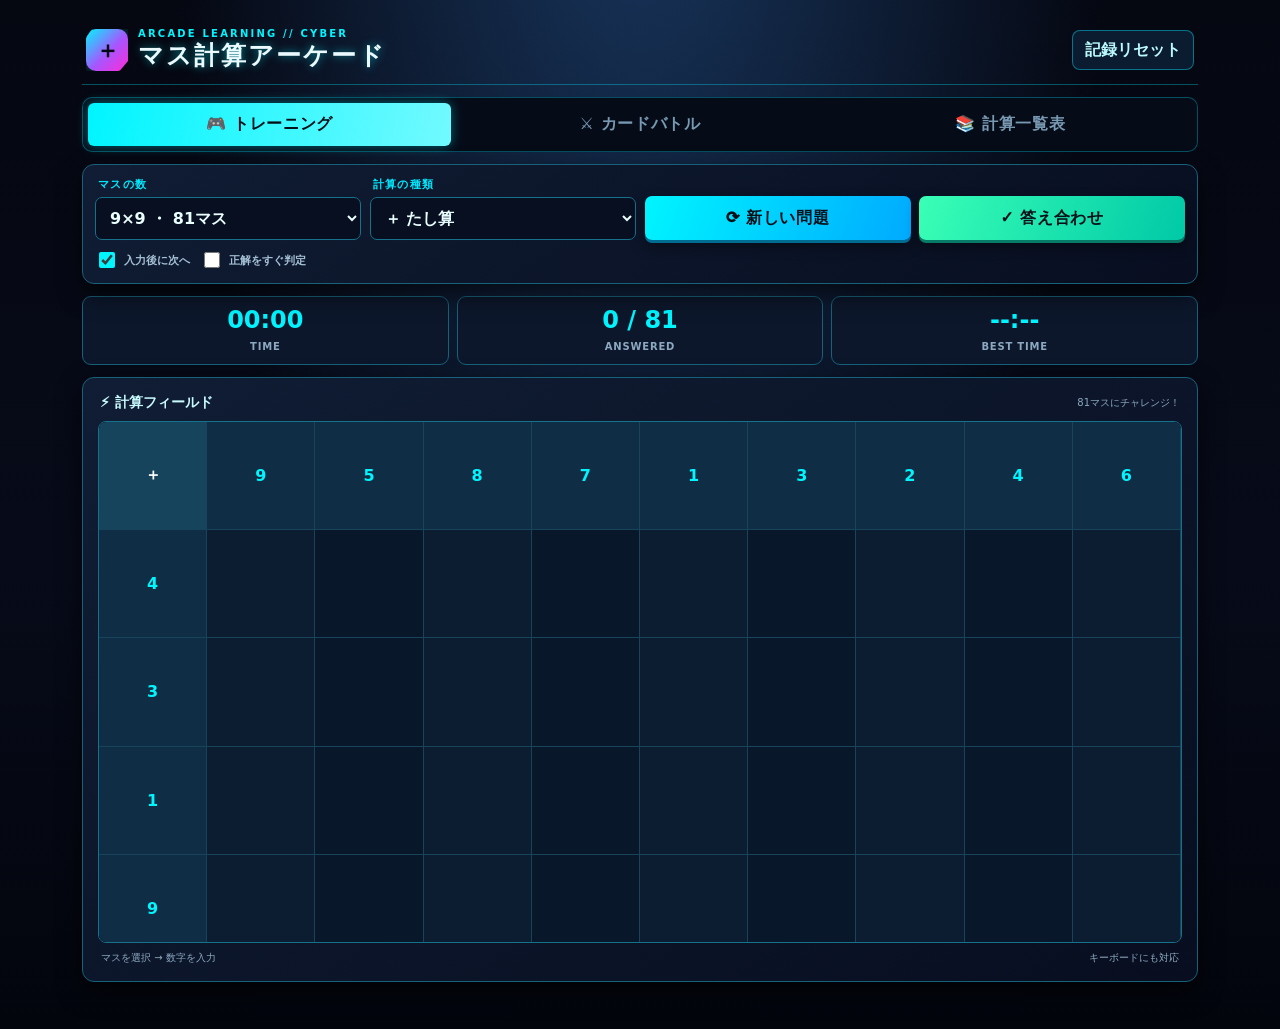
<file: 100masu.html>
<!DOCTYPE html>
<html lang="ja">
<head>
<meta charset="UTF-8">
<meta name="viewport" content="width=device-width, initial-scale=1, maximum-scale=1, viewport-fit=cover">
<meta name="theme-color" content="#050711">
<title>マス計算アーケード // CYBER LITE</title>
<style>
:root{
  --bg:#050711;--panel:#0b1224;--panel2:#101b33;--line:#174b66;
  --text:#eafaff;--muted:#8ca9c0;--cyan:#00f5ff;--pink:#ff2bd6;
  --yellow:#faff00;--green:#39ffb6;--red:#ff3158;--purple:#a855ff;
  --shadow:0 10px 24px #0009;
}
*{box-sizing:border-box}
html{background:#040610}
body{
  margin:0;min-height:100vh;color:var(--text);
  font-family:system-ui,-apple-system,"Segoe UI","M PLUS 2",sans-serif;
  background:
    radial-gradient(ellipse at 50% -12%,#18355c 0%,transparent 52%),
    linear-gradient(#050711,#070b19 55%,#03050d);
  touch-action:manipulation;-webkit-tap-highlight-color:transparent;
  overflow-x:hidden;
}

button,select{font:inherit}
button{cursor:pointer}
.app{max-width:1160px;margin:auto;padding:12px 12px 32px;position:relative}

.topbar{
  display:flex;align-items:center;justify-content:space-between;gap:10px;
  flex-wrap:wrap;margin-bottom:12px;padding:8px 4px 12px;
  border-bottom:1px solid #00eaff55;
}
.brand{display:flex;align-items:center;gap:10px}
.brand-mark{
  width:42px;height:42px;display:grid;place-items:center;
  border-radius:10px;background:linear-gradient(135deg,#00f5ff,#a855ff 55%,#ff2bd6);
  color:#030711;font-size:23px;font-weight:1000;
  box-shadow:0 0 12px #00f5ff55;
  clip-path:polygon(14% 0,100% 0,100% 76%,80% 100%,0 100%,0 20%);
}
.brand h1{
  font-size:clamp(18px,4vw,25px);margin:0;letter-spacing:.08em;font-weight:950;
  color:#eafaff;text-shadow:0 0 8px #00f5ff88;
}
.brand small{display:block;color:#00f5ff;font-size:10px;letter-spacing:.22em;font-weight:800}
.top-actions{display:flex;gap:7px}
.icon-btn,.mini{
  border:1px solid #00d9f477;background:#0b1c31;
  color:#bafaff;border-radius:8px;min-height:40px;padding:0 12px;font-weight:800;
}
.icon-btn:active,.btn:active,.key:active,.battle-key:active,.mini:active{
  transform:translateY(1px) scale(.98);filter:brightness(1.22);
}

.tabs{
  display:grid;grid-template-columns:repeat(3,1fr);gap:7px;padding:5px;
  background:#060b18;border:1px solid #00d9f455;border-radius:10px;
  margin-bottom:12px;
}
.tab{
  border:0;border-radius:6px;background:transparent;color:#7899b2;
  padding:11px 8px;font-weight:900;letter-spacing:.04em;
}
.tab.active{
  color:#041018;background:linear-gradient(100deg,#00f5ff,#71faff);
  box-shadow:0 0 12px #00f5ff66;
}

.panel{
  position:relative;
  background:linear-gradient(145deg,#101d34,#080e20);
  border:1px solid #17617a;border-radius:12px;
  box-shadow:var(--shadow);
}

.controls{padding:12px;display:grid;grid-template-columns:1fr 1fr;gap:9px;margin-bottom:12px}
.field label,.battle-answer-label{display:block;font-size:11px;color:#00eaff;font-weight:800;margin:0 0 5px 3px;letter-spacing:.12em}
select{
  width:100%;min-height:43px;border-radius:7px;border:1px solid #16718a;
  background:#070f20;color:#eaffff;padding:0 10px;font-weight:800;
}
select:focus{outline:1px solid var(--cyan)}

.btn{
  border:0;border-radius:7px;min-height:44px;padding:10px 14px;
  font-weight:950;letter-spacing:.04em;text-transform:uppercase;
  color:#061018;background:linear-gradient(110deg,#faff00,#ff9d00);
  box-shadow:0 3px 0 #9a6500,0 6px 14px #0007;
}
.btn.primary{
  background:linear-gradient(110deg,#00f5ff,#00aaff);
  box-shadow:0 3px 0 #006c91,0 6px 14px #0007;
}
.btn.success{
  background:linear-gradient(110deg,#39ffb6,#00c9a7);
  box-shadow:0 3px 0 #087b68,0 6px 14px #0007;
}
.control-actions{grid-column:1/-1;display:grid;grid-template-columns:1fr 1fr;gap:8px}

.stats,.battle-stats{display:grid;grid-template-columns:repeat(3,1fr);gap:8px;margin-bottom:12px}
.stat,.battle-stat{
  padding:10px 7px;text-align:center;
  background:#0c172b;border:1px solid #17617a;border-radius:9px;
}
.stat b,.battle-stat b{
  display:block;font-size:clamp(18px,4vw,24px);line-height:1.15;
  color:#00f5ff;font-variant-numeric:tabular-nums;
}
.stat span,.battle-stat span{font-size:10px;color:#8ca9c0;font-weight:800;letter-spacing:.08em}

.grid-panel{padding:9px;margin-bottom:12px;border-color:#17617a}
.grid-head{display:flex;align-items:center;justify-content:space-between;gap:8px;margin:1px 2px 9px}
.section-title{font-weight:950;font-size:14px;color:#c8faff}
.hint,.note{font-size:10px;color:#8ca9c0}
.note{font-size:11px;line-height:1.6;margin:10px 3px}

.grid-scroll{
  max-height:min(58vh,650px);overflow:auto;border-radius:8px;
  border:1px solid #16718a;background:#050b18;
  overscroll-behavior:contain;scrollbar-width:thin;scrollbar-color:#00b8d4 #081224;
}
table{border-collapse:separate;border-spacing:0;table-layout:fixed;user-select:none}
#calc-grid{width:100%}
#calc-grid.mode19{width:max-content;min-width:100%}
th,td{padding:0;text-align:center;border-right:1px solid #17445b;border-bottom:1px solid #17445b}
th{background:#102d46;color:#00f5ff;font-weight:950}
th.corner{position:sticky;top:0;left:0;z-index:5;background:#17445d;color:#fff}
th.top{position:sticky;top:0;z-index:3}
th.left{position:sticky;left:0;z-index:2}
.cell{display:grid;place-items:center;aspect-ratio:1/1;min-width:0;font-weight:850;font-size:clamp(10px,2.8vw,16px)}
.mode9 .cell{width:100%}
.mode19 .cell{width:39px;height:39px;font-size:12px}
td{background:#09172a;color:#e7fbff}
td:nth-child(even){background:#0c1c31}
td.selected{background:#faff00!important;color:#101018!important;box-shadow:inset 0 0 0 2px #fff;position:relative;z-index:1}
td.correct{background:#075943!important;color:#7dffce!important}
td.wrong{background:#68172f!important;color:#ffd4df!important}
td.revealed{outline:2px solid #39ffb6}
.grid-foot{display:flex;justify-content:space-between;gap:8px;color:#8ca9c0;font-size:10px;padding:8px 3px 1px}

.result{
  display:none;padding:13px;margin-bottom:12px;border:1px solid #00eaff;
  background:linear-gradient(120deg,#092a3a,#190f3d);border-radius:10px;
}
.result.show{display:flex;align-items:center;justify-content:space-between;gap:10px}
.result strong{font-size:16px}.result small{display:block;color:#a8c7dc;margin-top:3px}
.result-score{font-size:24px;font-weight:1000;color:#faff00;white-space:nowrap}

.keypad-wrap{
  position:fixed;z-index:20;bottom:0;left:0;right:0;
  padding:8px 10px calc(8px + env(safe-area-inset-bottom));
  background:linear-gradient(180deg,transparent,#030711 22%);pointer-events:none;
}
.keypad{
  pointer-events:auto;max-width:520px;margin:auto;padding:11px;
  background:#081327;border:1px solid #00dfff88;border-radius:12px;
  box-shadow:0 -6px 20px #000a;
}
.key-top{display:flex;align-items:center;justify-content:space-between;gap:8px;margin-bottom:8px}
.equation{font-size:clamp(15px,4vw,20px);font-weight:1000;color:#00f5ff;white-space:nowrap;overflow:hidden;text-overflow:ellipsis}
.key-top-actions{display:flex;gap:6px}
.keys{display:grid;grid-template-columns:repeat(5,1fr);gap:6px}
.key{
  min-height:48px;border:1px solid #00c9e888;border-radius:7px;
  background:linear-gradient(180deg,#d9ffff,#65c8d7);color:#04131b;
  font-size:22px;font-weight:1000;box-shadow:0 3px 0 #247b8d;
}
.key.delete{background:linear-gradient(180deg,#ffc4dd,#ff4c9a);color:#39051e;box-shadow:0 3px 0 #8d2456}
.key.next{background:linear-gradient(180deg,#baffdf,#39ffb6);color:#03271d;box-shadow:0 3px 0 #087b68}
.key.clear{background:#22264b;color:#d9d5ff;font-size:14px;box-shadow:0 3px 0 #090d20}
.hidden{display:none!important}

#view-ref{display:none}
.ref-info{padding:12px;margin-bottom:12px;display:flex;align-items:center;justify-content:space-between;gap:10px;flex-wrap:wrap;border-color:#17617a}
.ref-equation{color:#faff00;font-weight:1000;font-size:18px}
#ref-grid{width:max-content;min-width:100%}
#ref-grid .cell{width:39px;height:39px;font-size:12px}
#ref-grid td{cursor:pointer;background:#09172a}
#ref-grid td.cross{background:#153c58!important}
#ref-grid td.target{background:#faff00!important;color:#111!important;box-shadow:inset 0 0 0 2px #fff;font-weight:1000}
#ref-grid th.hot{background:#00a9c4!important;color:#001018}

.toggle-row{display:flex;gap:10px;flex-wrap:wrap;align-items:center}
.toggle{display:flex;align-items:center;gap:6px;font-size:11px;color:#a6c2d6;font-weight:800;cursor:pointer}
.toggle input{accent-color:#00f5ff;width:16px;height:16px}

.toast{
  position:fixed;top:14px;left:50%;transform:translateX(-50%) translateY(-20px);
  opacity:0;z-index:50;background:#00f5ff;color:#031018;
  padding:10px 18px;border-radius:6px;font-weight:950;
  box-shadow:0 0 16px #00f5ff88;transition:.18s;pointer-events:none;
}
.toast.show{opacity:1;transform:translateX(-50%) translateY(0)}
body.keypad-open{padding-bottom:300px}

@media(min-width:760px){
  .app{padding:20px 22px 35px}
  .controls{grid-template-columns:repeat(4,1fr);align-items:end}
  .control-actions{grid-column:span 2}
  .grid-panel{padding:15px}
  .mode19 .cell{width:46px;height:46px;font-size:14px}
  #ref-grid .cell{width:46px;height:46px;font-size:14px}
  .keypad-wrap{position:static;padding:0;background:none;display:none}
  .keypad-wrap.desktop-visible{display:block;pointer-events:auto;margin:12px auto 0}
  body.keypad-open{padding-bottom:0}
}
@media(max-width:420px){
  .app{padding:9px 8px 18px}
  .brand-mark{width:36px;height:36px}
  .icon-btn{padding:0 8px;min-height:36px;font-size:11px}
  .controls{padding:9px;gap:7px}
  .btn{font-size:12px;padding:9px 8px}
  .stats,.battle-stats{gap:5px}
  .stat,.battle-stat{padding:8px 4px}
  .grid-scroll{max-height:53vh}
  .keypad{padding:9px}
  .key{min-height:44px}
  .tabs{gap:4px;padding:4px}
  .tab{padding:10px 4px;font-size:12px}
}

/* Sequential floating-card battle (with lightweight float) */
#view-battle{display:none}
.battle-setup{padding:13px;margin-bottom:12px;display:grid;grid-template-columns:1fr 1fr;gap:9px;border-color:#a855ff66}
.battle-setup .battle-actions{grid-column:1/-1}
.battle-answer-panel{padding:12px;margin-bottom:12px}

.battle-arena{
  position:relative;overflow:hidden;min-height:335px;padding:16px 12px 22px;
  margin-bottom:12px;
  background:radial-gradient(ellipse at 50% 42%,#143d5c 0%,#0a162c 55%,#040814 100%);
  border:1px solid #00eaff;border-radius:12px;
  box-shadow:var(--shadow);
  transition:border-color .16s,background-color .16s;
}
.battle-arena.flash-hit{
  border-color:#39ffb6;
  background:radial-gradient(ellipse at 50% 42%,#195c5a 0%,#0a182e 60%,#040814 100%);
}
.battle-arena.flash-miss{
  border-color:#ff2bd6;
  background:radial-gradient(ellipse at 50% 42%,#54153c 0%,#120b24 60%,#040814 100%);
}
.battle-arena.arena-shake{animation:arenaShake .24s ease-out}
@keyframes arenaShake{
  0%,100%{transform:translate3d(0,0,0)}
  25%{transform:translate3d(-5px,2px,0)}
  50%{transform:translate3d(5px,-2px,0)}
  75%{transform:translate3d(-3px,0,0)}
}

.battle-progress-line{
  position:relative;z-index:2;display:flex;justify-content:space-between;
  gap:8px;color:#a9faff;font-size:11px;font-weight:900;margin-bottom:13px;letter-spacing:.1em;
}
.battle-track{
  position:relative;z-index:2;height:8px;border-radius:3px;
  background:#030914;overflow:hidden;margin-bottom:18px;border:1px solid #16718a;
}
.battle-track-fill{
  height:100%;width:0;
  background:linear-gradient(90deg,#00f5ff,#a855ff,#ff2bd6);
  border-radius:3px;transition:width .22s linear;
}

.battle-card-stage{
  position:relative;z-index:2;display:grid;place-items:center;
  min-height:195px;
}
.shockwave{
  position:absolute;width:86px;height:86px;border-radius:50%;
  border:2px solid #00f5ff;opacity:0;pointer-events:none;
  transform:scale(.35);will-change:transform,opacity;
}
.shockwave.fire{animation:shockExpand .38s ease-out forwards}
@keyframes shockExpand{
  0%{opacity:.95;transform:scale(.35)}
  100%{opacity:0;transform:scale(2.3)}
}

.battle-card{
  position:relative;width:min(68%,260px);min-height:168px;padding:17px 14px;
  border-radius:9px;border:2px solid #00f5ff;
  background:linear-gradient(145deg,#123d58,#101a39 62%,#260f3c);
  box-shadow:0 10px 0 #030916,0 16px 26px #000a;
  text-align:center;display:flex;flex-direction:column;align-items:center;
  justify-content:center;gap:8px;
  transform:translate3d(0,0,0) rotate(-2deg);
  animation:cardFloat 2.8s ease-in-out infinite;
  will-change:transform,opacity;
}
.battle-card.streak-hot{
  border-color:#faff00;
  box-shadow:0 10px 0 #030916,0 0 18px #faff0066;
}
.battle-card:before{
  content:"";position:absolute;inset:7px;border:1px solid #ff2bd688;
  border-radius:4px;pointer-events:none;
}
.battle-card .card-label{font-size:10px;letter-spacing:.22em;color:#00f5ff;font-weight:1000}
.battle-card .card-equation{
  font-size:clamp(30px,8vw,46px);line-height:1.1;color:#fff;font-weight:1000;
  text-shadow:0 0 8px #00eaff88,2px 2px 0 #ff2bd688;
}
.battle-card .card-question{font-size:13px;color:#ff9aeb;font-weight:900}
.battle-card.spawn{
  animation:cardSpawn .24s ease-out forwards,cardFloat 2.8s ease-in-out .24s infinite;
}
.battle-card.shatter{
  animation:cardShatter .34s ease-in forwards;
}

@keyframes cardFloat{
  0%,100%{transform:translate3d(0,0,0) rotate(-2deg)}
  50%{transform:translate3d(0,-10px,0) rotate(2deg)}
}
@keyframes cardSpawn{
  0%{transform:translate3d(0,-6px,0) scale(1.18) rotate(2deg);opacity:.2}
  100%{transform:translate3d(0,0,0) scale(1) rotate(-2deg);opacity:1}
}
@keyframes cardShatter{
  0%{transform:translate3d(0,0,0) scale(1) rotate(-2deg);opacity:1}
  100%{transform:translate3d(0,-14px,0) scale(.45) rotate(-14deg);opacity:0}
}

.battle-message{
  position:relative;z-index:2;min-height:24px;margin-top:10px;
  text-align:center;color:#00f5ff;font-size:13px;font-weight:950;
}
.battle-lives{color:#ff2bd6;letter-spacing:.18em;font-size:20px}
.battle-answer-display{
  min-height:52px;margin:7px 0 10px;padding:8px 12px;display:flex;
  align-items:center;justify-content:center;
  background:#030a18;border:1px solid #00eaff;border-radius:7px;
  color:#faff00;font-size:30px;font-weight:1000;letter-spacing:.08em;
}
.battle-keys{display:grid;grid-template-columns:repeat(3,1fr);gap:7px}
.battle-key{
  min-height:48px;border:1px solid #00dfff;border-radius:7px;
  background:linear-gradient(180deg,#d9ffff,#65c8d7);color:#04131b;
  font-size:21px;font-weight:1000;box-shadow:0 3px 0 #247b8d;
}
.battle-key.erase{background:linear-gradient(180deg,#ffc4dd,#ff4c9a);color:#39051e;box-shadow:0 3px 0 #8d2456}
.battle-key.submit{
  grid-column:span 2;background:linear-gradient(110deg,#ff2bd6,#a855ff);
  color:#fff;box-shadow:0 3px 0 #5b237c;
}
.battle-key:disabled{opacity:.3;filter:saturate(.35);cursor:not-allowed;box-shadow:none}

.battle-end{
  display:none;padding:18px;text-align:center;margin-bottom:12px;
  border:1px solid #ff2bd6;background:linear-gradient(135deg,#1b1035,#09283b);
}
.battle-end.show{display:block}
.battle-end h2{margin:0 0 8px;font-size:24px;color:#faff00}
.battle-end p{margin:0 0 14px;color:#a8c7dc;font-size:13px;line-height:1.7}

@media(max-width:420px){
  .battle-arena{min-height:295px;padding:13px 10px 16px}
  .battle-card{width:80%;min-height:155px}
  .battle-card-stage{min-height:165px}
  .battle-key{min-height:47px}
  .battle-setup{padding:10px;gap:7px}
}
@media(prefers-reduced-motion:reduce){
  *{scroll-behavior:auto!important;transition:none!important;animation:none!important}
}
</style>
</head>
<body>
<div class="app" id="app-root">
 <header class="topbar">
  <div class="brand"><div class="brand-mark">＋</div><div><small>ARCADE LEARNING // CYBER</small><h1>マス計算アーケード</h1></div></div>
  <div class="top-actions"><button class="icon-btn" id="reset-record" type="button">記録リセット</button></div>
 </header>
 <nav class="tabs"><button class="tab active" id="tab-train" type="button">🎮 トレーニング</button><button class="tab" id="tab-battle" type="button">⚔️ カードバトル</button><button class="tab" id="tab-ref" type="button">📚 計算一覧表</button></nav>
 <section id="view-train">
  <div class="panel controls">
   <div class="field"><label for="grid-size">マスの数</label><select id="grid-size"><option value="9">9×9 ・ 81マス</option><option value="19">19×19 ・ 361マス</option></select></div>
   <div class="field"><label for="calc-mode">計算の種類</label><select id="calc-mode"><option value="add">＋ たし算</option><option value="sub">－ ひき算</option><option value="mul">× かけ算</option></select></div>
   <div class="control-actions"><button class="btn primary" id="btn-generate" type="button">⟳ 新しい問題</button><button class="btn success" id="btn-check" type="button">✓ 答え合わせ</button></div>
   <div class="toggle-row" style="grid-column:1/-1">
    <label class="toggle"><input id="auto-next" type="checkbox" checked>入力後に次へ</label>
    <label class="toggle"><input id="instant-check" type="checkbox">正解をすぐ判定</label>
   </div>
  </div>
  <div class="stats">
   <div class="stat"><b id="timer">00:00</b><span>TIME</span></div>
   <div class="stat"><b id="progress">0 / 81</b><span>ANSWERED</span></div>
   <div class="stat"><b id="best">--:--</b><span>BEST TIME</span></div>
  </div>
  <div class="result" id="result">
   <div><strong id="result-title">チャレンジ結果</strong><small id="result-sub">もう一度挑戦してみよう！</small></div><div class="result-score" id="result-score">0%</div>
  </div>
  <section class="panel grid-panel">
   <div class="grid-head"><span class="section-title">⚡ 計算フィールド</span><span class="hint" id="grid-hint">マスをタップして回答</span></div>
   <div class="grid-scroll" id="grid-scroll"><table id="calc-grid" class="mode9"></table></div>
   <div class="grid-foot"><span>マスを選択 → 数字を入力</span><span>キーボードにも対応</span></div>
  </section>
 </section>

 <section id="view-battle">
  <div class="panel battle-setup">
   <div class="field"><label for="battle-size">チャレンジコース</label><select id="battle-size"><option value="9">9×9 ・ 全81枚</option><option value="19">19×19 ・ 全361枚</option></select></div>
   <div class="field"><label>ルール</label><div class="hint" style="padding:13px 3px">間違いは3回まで</div></div>
   <div class="battle-actions"><button class="btn primary" id="battle-start" type="button">▶ ゲームスタート</button></div>
  </div>
  <div class="battle-stats">
   <div class="battle-stat"><b id="battle-count">0 / 81</b><span>撃破カード</span></div>
   <div class="battle-stat"><b class="battle-lives" id="battle-lives">♥ ♥ ♥</b><span>残りライフ</span></div>
   <div class="battle-stat"><b id="battle-time">00:00</b><span>TIME</span></div>
  </div>
  <div class="battle-arena" id="battle-arena">
   <div class="battle-progress-line"><span id="battle-stage">READY</span><span id="battle-percent">0%</span></div>
   <div class="battle-track"><div class="battle-track-fill" id="battle-track-fill"></div></div>
   <div class="battle-card-stage">
    <div class="shockwave" id="battle-shockwave"></div>
    <div class="battle-card" id="battle-card">
     <div class="card-label">FLOATING ENEMY</div>
     <div class="card-equation" id="battle-equation">1 × 1</div>
     <div class="card-question">このカードを撃破せよ！</div>
    </div>
   </div>
   <div class="battle-message" id="battle-message">スタートを押してカードバトル開始！</div>
  </div>
  <div class="panel battle-answer-panel">
   <div class="battle-answer-label">YOUR ANSWER</div>
   <div class="battle-answer-display" id="battle-answer">?</div>
   <div class="battle-keys" id="battle-keys">
    <button class="battle-key" data-battle-num="1" type="button" disabled>1</button>
    <button class="battle-key" data-battle-num="2" type="button" disabled>2</button>
    <button class="battle-key" data-battle-num="3" type="button" disabled>3</button>
    <button class="battle-key" data-battle-num="4" type="button" disabled>4</button>
    <button class="battle-key" data-battle-num="5" type="button" disabled>5</button>
    <button class="battle-key" data-battle-num="6" type="button" disabled>6</button>
    <button class="battle-key" data-battle-num="7" type="button" disabled>7</button>
    <button class="battle-key" data-battle-num="8" type="button" disabled>8</button>
    <button class="battle-key" data-battle-num="9" type="button" disabled>9</button>
    <button class="battle-key erase" id="battle-delete" type="button" disabled>⌫</button>
    <button class="battle-key" data-battle-num="0" type="button" disabled>0</button>
    <button class="battle-key submit" id="battle-submit" type="button" disabled>カードを攻撃！</button>
   </div>
  </div>
  <div class="panel battle-end" id="battle-end">
   <h2 id="battle-end-title">GAME OVER</h2>
   <p id="battle-end-text"></p>
   <button class="btn primary" id="battle-retry" type="button">もう一度挑戦</button>
  </div>
  <p class="note">1×1 → 1×2 → 1×3 … 1×9 → 2×1 → 2×2 … の順番で進みます。正解するとカードを撃破して次へ進みます。間違えるとライフが1つ減り、3回間違えると終了です。</p>
 </section>

 <section id="view-ref">
  <div class="panel ref-info"><div><div class="section-title">📚 1〜19 計算一覧表</div><div class="hint">マスをタップすると式を確認できます</div></div><div><select id="ref-mode"><option value="mul">× かけ算</option><option value="add">＋ たし算</option></select><div class="ref-equation" id="ref-equation">式を選択</div></div></div>
  <section class="panel grid-panel"><div class="grid-scroll" id="ref-scroll"><table id="ref-grid"></table></div><p class="note">縦横にスクロールできます。上端と左端の数字はスクロール中も固定されます。同じ数字同士の計算は斜めのマスです。</p></section>
 </section>
</div>
<div class="keypad-wrap" id="keypad-wrap">
 <div class="keypad">
  <div class="key-top"><div><div class="hint">SELECTED QUESTION</div><div class="equation" id="equation">マスを選択してください</div></div><div class="key-top-actions"><button class="mini" id="close-keypad" type="button">閉じる</button></div></div>
  <div class="keys">
   <button class="key" data-num="1" type="button">1</button><button class="key" data-num="2" type="button">2</button><button class="key" data-num="3" type="button">3</button><button class="key" data-num="4" type="button">4</button><button class="key" data-num="5" type="button">5</button>
   <button class="key" data-num="6" type="button">6</button><button class="key" data-num="7" type="button">7</button><button class="key" data-num="8" type="button">8</button><button class="key" data-num="9" type="button">9</button><button class="key" data-num="0" type="button">0</button>
   <button class="key delete" id="delete-key" type="button">⌫</button><button class="key clear" id="clear-key" type="button" style="grid-column:span 2">消去</button><button class="key next" id="next-key" type="button" style="grid-column:span 2">次へ ➜</button>
  </div>
 </div>
</div>
<div class="toast" id="toast"></div>
<script>
(()=>{
'use strict';
const $=id=>document.getElementById(id);
const state={size:9,mode:'add',rows:[],cols:[],answers:[],selected:null,inputStarted:false,checked:false,started:false,elapsed:0,timer:null,tab:'train',refSelected:null};
const op={add:'＋',sub:'－',mul:'×'};
const bestKey=(size,mode)=>`arcade_best_${size}_${mode}`;
let toastTimer=null,autoNextTimer=null;

function triggerArenaShake(){
 const arena=$('battle-arena');
 arena.classList.remove('arena-shake');
 void arena.offsetWidth;
 arena.classList.add('arena-shake');
}

function triggerArenaFlash(type){
 const arena=$('battle-arena');
 const cls=type==='hit'?'flash-hit':'flash-miss';
 arena.classList.remove('flash-hit','flash-miss');
 void arena.offsetWidth;
 arena.classList.add(cls);
 setTimeout(()=>arena.classList.remove(cls),220);
}

function triggerShockwave(){
 const sw=$('battle-shockwave');
 sw.classList.remove('fire');
 void sw.offsetWidth;
 sw.classList.add('fire');
}

function cancelAutoNext(){if(autoNextTimer!==null){clearTimeout(autoNextTimer);autoNextTimer=null}}
function scheduleAutoNext(delay,r,c){
 cancelAutoNext();
 autoNextTimer=setTimeout(()=>{
  autoNextTimer=null;
  if(state.tab==='train'&&!state.checked&&state.selected&&state.selected.r===r&&state.selected.c===c)moveNext();
 },delay);
}
function safeStorageGet(key){
 try{return window.localStorage.getItem(key)}catch(e){return null}
}
function safeStorageSet(key,value){
 try{window.localStorage.setItem(key,String(value));return true}catch(e){return false}
}
function safeStorageClearBest(){
 try{
  const storage=window.localStorage;
  const keys=[];
  for(let i=0;i<storage.length;i++){
   const key=storage.key(i);
   if(key&&key.startsWith('arcade_best_'))keys.push(key);
  }
  keys.forEach(key=>storage.removeItem(key));
  return true;
 }catch(e){return false}
}

function toast(msg){$('toast').textContent=msg;$('toast').classList.add('show');clearTimeout(toastTimer);toastTimer=setTimeout(()=>$('toast').classList.remove('show'),1400)}
function shuffle(a){for(let i=a.length-1;i>0;i--){const j=Math.floor(Math.random()*(i+1));[a[i],a[j]]=[a[j],a[i]]}return a}
function expected(r,c){return state.mode==='add'?r+c:state.mode==='sub'?r-c:r*c}
function fmt(s){return String(Math.floor(s/60)).padStart(2,'0')+':'+String(s%60).padStart(2,'0')}
function startTimer(){if(state.started||state.checked)return;state.started=true;state.timer=setInterval(()=>{state.elapsed++;$('timer').textContent=fmt(state.elapsed)},1000)}
function stopTimer(){clearInterval(state.timer);state.timer=null}
function answeredCount(){return state.answers.flat().filter(v=>v!=='').length}
function updateStats(){$('progress').textContent=`${answeredCount()} / ${state.size*state.size}`;$('timer').textContent=fmt(state.elapsed);const b=safeStorageGet(bestKey(state.size,state.mode));$('best').textContent=b?fmt(Number(b)):'--:--'}
function init(){
 cancelAutoNext();stopTimer();state.size=Number($('grid-size').value);state.mode=$('calc-mode').value;state.rows=shuffle(Array.from({length:state.size},(_,i)=>i+1));if(state.mode==='sub')state.rows=state.rows.map(n=>n+state.size);state.cols=shuffle(Array.from({length:state.size},(_,i)=>i+1));state.answers=Array.from({length:state.size},()=>Array(state.size).fill(''));state.selected=null;state.checked=false;state.started=false;state.elapsed=0;
 $('result').classList.remove('show');$('grid-scroll').scrollTo(0,0);$('calc-grid').className=state.size===9?'mode9':'mode19';$('grid-hint').textContent=state.size===9?'81マスにチャレンジ！':'361マスにチャレンジ！';renderGrid();hidePad();updateStats();$('equation').textContent='マスを選択してください';
}
function renderGrid(){
 const t=$('calc-grid');t.innerHTML='';const thead=document.createElement('thead'),hr=document.createElement('tr');const corner=document.createElement('th');corner.className='corner';corner.innerHTML=`<div class="cell">${op[state.mode]}</div>`;hr.append(corner);
 state.cols.forEach(n=>{const th=document.createElement('th');th.className='top';th.innerHTML=`<div class="cell">${n}</div>`;hr.append(th)});thead.append(hr);t.append(thead);
 const body=document.createElement('tbody');state.rows.forEach((n,r)=>{const tr=document.createElement('tr'),th=document.createElement('th');th.className='left';th.innerHTML=`<div class="cell">${n}</div>`;tr.append(th);
 state.cols.forEach((m,c)=>{const td=document.createElement('td');td.dataset.r=r;td.dataset.c=c;const d=document.createElement('div');d.className='cell';d.textContent=state.answers[r][c];td.append(d);td.addEventListener('click',()=>select(r,c));tr.append(td)});body.append(tr)});t.append(body);
}
function cell(r,c){return $('calc-grid').querySelector(`td[data-r="${r}"][data-c="${c}"]`)}
function select(r,c){
 if(state.checked)return;
 cancelAutoNext();
 startTimer();if(state.selected){const old=cell(state.selected.r,state.selected.c);if(old)old.classList.remove('selected')}
 state.selected={r,c};state.inputStarted=false;const td=cell(r,c);td.classList.add('selected');$('equation').textContent=`${state.rows[r]} ${op[state.mode]} ${state.cols[c]} = ${state.answers[r][c]===''?'?':state.answers[r][c]}`;showPad();ensureVisible(td);
}
function ensureVisible(td){
 const box=$('grid-scroll'),b=box.getBoundingClientRect(),r=td.getBoundingClientRect(),head=state.size===19?42:30;
 if(r.left<b.left+head)box.scrollBy({left:r.left-(b.left+head)-4,behavior:'auto'});else if(r.right>b.right-5)box.scrollBy({left:r.right-b.right+5,behavior:'auto'});
 if(r.top<b.top+head)box.scrollBy({top:r.top-(b.top+head)-4,behavior:'auto'});else if(r.bottom>b.bottom-5)box.scrollBy({top:r.bottom-b.bottom+5,behavior:'auto'});
}
function showPad(){$('keypad-wrap').classList.remove('hidden');document.body.classList.add('keypad-open');if(innerWidth>=760)$('keypad-wrap').classList.add('desktop-visible')}
function hidePad(){cancelAutoNext();$('keypad-wrap').classList.add('hidden');$('keypad-wrap').classList.remove('desktop-visible');document.body.classList.remove('keypad-open');if(state.selected){const td=cell(state.selected.r,state.selected.c);if(td)td.classList.remove('selected')}state.selected=null}
function updateEquation(){if(!state.selected)return;const {r,c}=state.selected;$('equation').textContent=`${state.rows[r]} ${op[state.mode]} ${state.cols[c]} = ${state.answers[r][c]===''?'?':state.answers[r][c]}`}
function moveNext(){
 cancelAutoNext();
 if(!state.selected){select(0,0);return}let {r,c}=state.selected;c++;if(c>=state.size){c=0;r++}if(r>=state.size){hidePad();toast('最後のマスです。答え合わせをしよう！');return}select(r,c)
}
function enterDigit(d){
 if(!state.selected||state.checked)return;
 const {r,c}=state.selected;
 let v=state.inputStarted?state.answers[r][c]:'';
 v=(v+d).slice(-3);
 state.inputStarted=true;
 state.answers[r][c]=v;
 const td=cell(r,c);
 td.querySelector('.cell').textContent=v;
 td.classList.remove('correct','wrong');
 updateEquation();
 updateStats();
 const target=String(expected(state.rows[r],state.cols[c]));
 if($('instant-check').checked){
  if(Number(v)===Number(target)){td.classList.add('correct');if($('auto-next').checked)scheduleAutoNext(100,r,c)}
  else if(v.length>=target.length){td.classList.add('wrong')}
 }else if($('auto-next').checked&&v.length>=target.length){scheduleAutoNext(90,r,c)}
}
function clearAnswer(){if(!state.selected)return;cancelAutoNext();const {r,c}=state.selected;state.answers[r][c]='';state.inputStarted=false;const td=cell(r,c);td.querySelector('.cell').textContent='';td.classList.remove('correct','wrong');updateEquation();updateStats()}
function check(){
 if(state.checked)return;
 cancelAutoNext();stopTimer();state.checked=true;hidePad();let good=0,total=state.size*state.size,empty=0;
 state.answers.forEach((row,r)=>row.forEach((v,c)=>{const td=cell(r,c);td.classList.remove('selected','correct','wrong');if(v!==''&&Number(v)===expected(state.rows[r],state.cols[c])){good++;td.classList.add('correct')}else{if(v==='')empty++;td.classList.add('wrong')}}));
 const pct=Math.round(good/total*100);$('result').classList.add('show');$('result-title').textContent=good===total?'PERFECT!! 全問正解！':pct>=80?'すごい！よくできました！':pct>=50?'ナイスチャレンジ！':'もう一度チャレンジ！';$('result-sub').textContent=`${total}問中 ${good}問正解${empty?` ・ 未回答 ${empty}問`:''} ／ タイム ${fmt(state.elapsed)}`;$('result-score').textContent=`${pct}%`;
 if(good===total){
  const key=bestKey(state.size,state.mode),old=Number(safeStorageGet(key)||0);
  if(!old||state.elapsed<old){safeStorageSet(key,state.elapsed);toast('自己ベスト更新！')}
 }
 updateStats();window.scrollTo({top:0,behavior:'auto'});
}
function switchTab(tab){
 state.tab=tab;
 const train=tab==='train',battle=tab==='battle',ref=tab==='ref';
 $('view-train').style.display=train?'block':'none';
 $('view-battle').style.display=battle?'block':'none';
 $('view-ref').style.display=ref?'block':'none';
 $('tab-train').classList.toggle('active',train);
 $('tab-battle').classList.toggle('active',battle);
 $('tab-ref').classList.toggle('active',ref);
 if(!train)hidePad();
 if(ref)renderRef();
}
function renderRef(){
 const mode=$('ref-mode').value,t=$('ref-grid');t.innerHTML='';$('ref-equation').textContent='式を選択';state.refSelected=null;
 const thead=document.createElement('thead'),hr=document.createElement('tr'),corner=document.createElement('th');corner.className='corner';corner.innerHTML=`<div class="cell">${mode==='mul'?'×':'＋'}</div>`;hr.append(corner);
 for(let c=1;c<=19;c++){const th=document.createElement('th');th.className='top';th.dataset.ch=c;th.innerHTML=`<div class="cell">${c}</div>`;hr.append(th)}thead.append(hr);t.append(thead);
 const body=document.createElement('tbody');for(let r=1;r<=19;r++){const tr=document.createElement('tr'),th=document.createElement('th');th.className='left';th.dataset.rh=r;th.innerHTML=`<div class="cell">${r}</div>`;tr.append(th);for(let c=1;c<=19;c++){const td=document.createElement('td');td.dataset.r=r;td.dataset.c=c;td.innerHTML=`<div class="cell">${mode==='mul'?r*c:r+c}</div>`;td.addEventListener('click',()=>highlightRef(r,c,mode==='mul'?r*c:r+c,mode));tr.append(td)}body.append(tr)}t.append(body);
}
function highlightRef(r,c,v,mode){
 const t=$('ref-grid');t.querySelectorAll('td').forEach(td=>{td.classList.remove('cross','target');if(Number(td.dataset.r)===r&&Number(td.dataset.c)===c)td.classList.add('target');else if(Number(td.dataset.r)===r||Number(td.dataset.c)===c)td.classList.add('cross')});
 t.querySelectorAll('th').forEach(th=>th.classList.remove('hot'));const rh=t.querySelector(`th[data-rh="${r}"]`),ch=t.querySelector(`th[data-ch="${c}"]`);if(rh)rh.classList.add('hot');if(ch)ch.classList.add('hot');$('ref-equation').textContent=`${r} ${mode==='mul'?'×':'＋'} ${c} = ${v}`;
}

/* Card battle: multiplication questions in row-major order */
const battle={size:9,index:0,lives:3,streak:0,answer:'',active:false,locked:false,ended:false,elapsed:0,timer:null,transitionTimer:null};
function battleFmt(sec){return String(Math.floor(sec/60)).padStart(2,'0')+':'+String(sec%60).padStart(2,'0')}
function battleUpdate(){
 const total=battle.size*battle.size;
 $('battle-count').textContent=`${battle.index} / ${total}`;
 $('battle-lives').textContent=Array.from({length:3},(_,i)=>i<battle.lives?'♥':'♡').join(' ');
 $('battle-time').textContent=battleFmt(battle.elapsed);
 $('battle-percent').textContent=`${Math.floor(battle.index/total*100)}%`;
 $('battle-track-fill').style.width=`${battle.index/total*100}%`;
 $('battle-card').classList.toggle('streak-hot',battle.streak>=3);
}
function battleStopTimer(){if(battle.timer){clearInterval(battle.timer);battle.timer=null}}
function battleStartTimer(){
 if(battle.timer||!battle.active)return;
 battle.timer=setInterval(()=>{battle.elapsed++;$('battle-time').textContent=battleFmt(battle.elapsed)},1000);
}
function battleSetMessage(msg){$('battle-message').textContent=msg}
function battleSetInput(value){
 battle.answer=value.slice(0,3);
 $('battle-answer').textContent=battle.answer||'?';
}
function battleSetKeysEnabled(enabled){
 document.querySelectorAll('[data-battle-num],#battle-delete,#battle-submit').forEach(el=>el.disabled=!enabled);
}
function battleShowCard(animateSpawn=true){
 const row=Math.floor(battle.index/battle.size)+1;
 const col=battle.index%battle.size+1;
 const card=$('battle-card');
 $('battle-equation').textContent=`${row} × ${col}`;
 $('battle-stage').textContent=`STAGE ${battle.index+1} / ${battle.size*battle.size}`;
 card.classList.remove('shatter','spawn');
 if(animateSpawn){
  void card.offsetWidth;
  card.classList.add('spawn');
 }
 battleSetInput('');
 battleSetKeysEnabled(true);
 battleUpdate();
}
function battleStart(){
 battleStopTimer();
 if(battle.transitionTimer!==null){clearTimeout(battle.transitionTimer);battle.transitionTimer=null;}
 battle.size=Number($('battle-size').value);
 battle.index=0;battle.lives=3;battle.streak=0;battle.answer='';
 battle.active=true;battle.locked=false;battle.ended=false;battle.elapsed=0;
 $('battle-end').classList.remove('show');
 $('battle-start').textContent='↻ 最初からやり直す';
 battleShowCard(true);
 battleSetMessage('SYSTEM ONLINE // カードを撃破せよ！');
 battleStartTimer();
}
function battleFinish(win){
 battleStopTimer();
 battle.active=false;battle.locked=true;battle.ended=true;
 battleSetKeysEnabled(false);
 $('battle-end').classList.add('show');
 $('battle-end-title').textContent=win?'ALL CLEAR!!':'GAME OVER';
 $('battle-end-text').textContent=win
  ? `全${battle.size*battle.size}枚のカードを撃破！タイムは ${battleFmt(battle.elapsed)} です。`
  : `${battle.index+1}枚目のカードで終了。${battle.index}枚撃破、タイムは ${battleFmt(battle.elapsed)} です。あと少し！`;
 battleSetMessage(win?'すべてのカードを撃破した！':'ライフがなくなってしまった…');
 if(win){$('battle-percent').textContent='100%';$('battle-track-fill').style.width='100%';}
}
function battleSubmit(){
 if(!battle.active||battle.locked)return;
 if(!battle.answer){battleSetMessage('答えを入力してください');return;}
 const row=Math.floor(battle.index/battle.size)+1;
 const col=battle.index%battle.size+1;
 const correct=row*col;
 if(Number(battle.answer)===correct){
  battle.locked=true;
  battle.streak++;
  battleSetKeysEnabled(false);
  $('battle-card').classList.remove('spawn');
  $('battle-card').classList.add('shatter');
  triggerShockwave();
  triggerArenaFlash('hit');
  triggerArenaShake();
  battleSetMessage(battle.streak>=3?`${battle.streak} COMBO!! ターゲット撃破！`:'撃破成功！ 次のカードが出現！');
  battle.transitionTimer=setTimeout(()=>{
   battle.transitionTimer=null;
   battle.index++;
   battleUpdate();
   if(battle.index>=battle.size*battle.size){
    battleFinish(true);
   }else{
    battle.locked=false;
    battleShowCard(true);
    battleSetMessage('次のカードが出現！');
   }
  },360);
 }else{
  battle.lives--;
  battle.streak=0;
  battleSetInput('');
  battleUpdate();
  triggerArenaFlash('miss');
  triggerArenaShake();
  if(battle.lives<=0){
   battleFinish(false);
  }else{
   battleSetMessage(`ERROR! 残りライフ ${battle.lives}。もう一度！`);
  }
 }
}
function battleDigit(d){
 if(!battle.active||battle.locked||battle.answer.length>=3)return;
 battleSetInput(battle.answer+d);
}
function battleDelete(){
 if(!battle.active||battle.locked)return;
 battleSetInput(battle.answer.slice(0,-1));
}

$('btn-generate').addEventListener('click',()=>{init();toast('新しい問題を作成しました')});
$('grid-size').addEventListener('change',init);$('calc-mode').addEventListener('change',init);$('btn-check').addEventListener('click',check);
$('tab-train').addEventListener('click',()=>switchTab('train'));
$('tab-battle').addEventListener('click',()=>switchTab('battle'));
$('battle-start').addEventListener('click',battleStart);
$('battle-retry').addEventListener('click',battleStart);
$('battle-submit').addEventListener('click',battleSubmit);
$('battle-delete').addEventListener('click',battleDelete);
document.querySelectorAll('[data-battle-num]').forEach(btn=>btn.addEventListener('click',()=>battleDigit(btn.dataset.battleNum)));
document.addEventListener('keydown',e=>{
 if(state.tab!=='battle'||!battle.active||battle.locked)return;
 if(/^[0-9]$/.test(e.key)){e.preventDefault();battleDigit(e.key)}
 else if(e.key==='Backspace'){e.preventDefault();battleDelete()}
 else if(e.key==='Enter'){e.preventDefault();battleSubmit()}
});

$('tab-ref').addEventListener('click',()=>switchTab('ref'));$('ref-mode').addEventListener('change',renderRef);
document.querySelectorAll('[data-num]').forEach(b=>b.addEventListener('click',()=>enterDigit(b.dataset.num)));
$('delete-key').addEventListener('click',()=>{if(!state.selected)return;cancelAutoNext();const {r,c}=state.selected;state.answers[r][c]=state.answers[r][c].slice(0,-1);state.inputStarted=true;const td=cell(r,c);td.querySelector('.cell').textContent=state.answers[r][c];td.classList.remove('correct','wrong');updateEquation();updateStats()});
$('clear-key').addEventListener('click',clearAnswer);$('next-key').addEventListener('click',moveNext);$('close-keypad').addEventListener('click',hidePad);
$('reset-record').addEventListener('click',()=>{if(confirm('この端末に保存された自己ベスト記録をすべて削除しますか？')){const ok=safeStorageClearBest();updateStats();toast(ok?'記録をリセットしました':'記録を削除できませんでした')}});
document.addEventListener('keydown',e=>{
 if(state.tab!=='train'||!state.selected||state.checked)return;
 if(/^[0-9]$/.test(e.key)){e.preventDefault();enterDigit(e.key)}
 else if(e.key==='Backspace'){e.preventDefault();$('delete-key').click()}
 else if(e.key==='Delete'){e.preventDefault();clearAnswer()}
 else if(e.key==='Enter'||e.key==='Tab'){e.preventDefault();moveNext()}
 else if(e.key==='Escape')hidePad();
 else if(['ArrowUp','ArrowDown','ArrowLeft','ArrowRight'].includes(e.key)){e.preventDefault();let {r,c}=state.selected;if(e.key==='ArrowUp')r=Math.max(0,r-1);if(e.key==='ArrowDown')r=Math.min(state.size-1,r+1);if(e.key==='ArrowLeft')c=Math.max(0,c-1);if(e.key==='ArrowRight')c=Math.min(state.size-1,c+1);select(r,c)}
});
window.addEventListener('resize',()=>{if(innerWidth>=760&&state.selected)$('keypad-wrap').classList.add('desktop-visible')});
battleSetKeysEnabled(false);
init();
})();
</script>
</body>
</html>
</file>
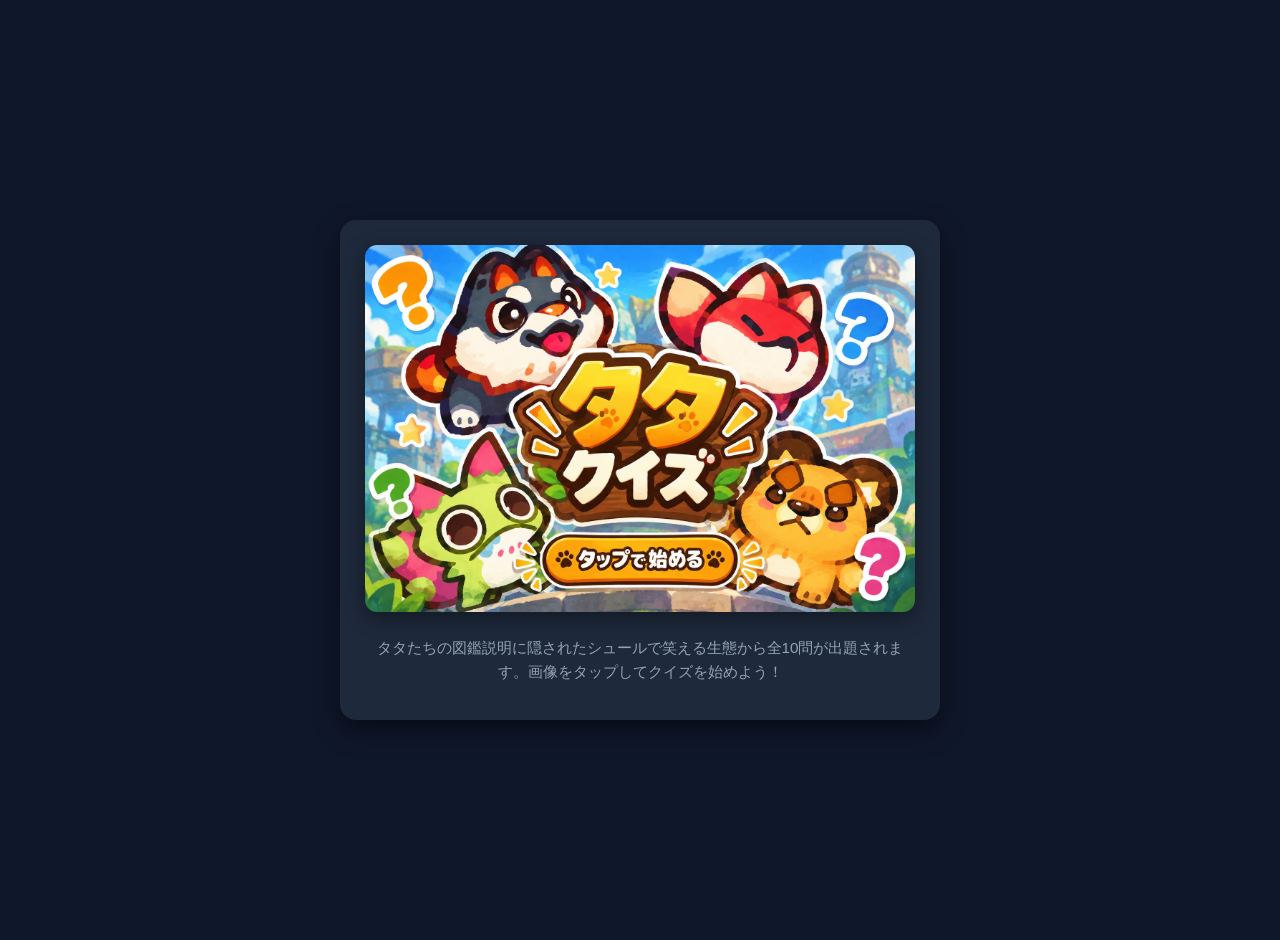
<file: tata_quiz.html>
<!DOCTYPE html>
<html lang="ja">
<head>
    <meta charset="UTF-8">
    <meta name="viewport" content="width=device-width, initial-scale=1.0">
    <title>モンスターサバイバル：タタのシュール生態クイズ</title>
    <style>
        :root {
            --primary: #6366f1;
            --primary-hover: #4f46e5;
            --bg-color: #0f172a;
            --card-bg: #1e293b;
            --text-color: #f8fafc;
            --text-muted: #94a3b8;
            --accent: #f59e0b;
            --success: #10b981;
            --danger: #ef4444;
        }
        body {
            font-family: 'Helvetica Neue', Arial, sans-serif;
            background-color: var(--bg-color);
            color: var(--text-color);
            margin: 0;
            padding: 20px;
            display: flex;
            justify-content: center;
            align-items: center;
            min-height: 100vh;
        }
        .container {
            width: 100%;
            max-width: 600px;
            background-color: var(--card-bg);
            border-radius: 16px;
            box-shadow: 0 10px 25px rgba(0,0,0,0.5);
            padding: 25px;
            box-sizing: border-box;
            text-align: center;
        }
        .start-screen {
            display: none;
        }
        .start-screen.active {
            display: block;
        }
        .top-image {
            width: 100%;
            border-radius: 12px;
            cursor: pointer;
            box-shadow: 0 6px 20px rgba(0,0,0,0.4);
            transition: transform 0.2s, box-shadow 0.2s;
        }
        .top-image:hover {
            transform: scale(1.02);
            box-shadow: 0 8px 25px rgba(245, 158, 11, 0.3);
        }
        .start-desc {
            color: var(--text-muted);
            font-size: 0.95rem;
            line-height: 1.6;
            margin-top: 20px;
            margin-bottom: 10px;
        }
        .quiz-box {
            display: none;
            text-align: left;
        }
        .quiz-box.active {
            display: block;
        }
        .progress {
            font-size: 0.85rem;
            color: var(--text-muted);
            margin-bottom: 15px;
            text-transform: uppercase;
            letter-spacing: 1px;
        }
        .question-text {
            font-size: 1.1rem;
            line-height: 1.6;
            margin-bottom: 20px;
            font-weight: bold;
        }
        .options {
            display: flex;
            flex-direction: column;
            gap: 12px;
            margin-bottom: 20px;
        }
        .option-btn {
            background-color: #334155;
            color: var(--text-color);
            border: 2px solid transparent;
            padding: 14px 18px;
            border-radius: 10px;
            font-size: 1rem;
            text-align: left;
            cursor: pointer;
            transition: all 0.2s;
        }
        .option-btn:hover:not(:disabled) {
            background-color: #475569;
            border-color: var(--primary);
        }
        .option-btn.correct {
            background-color: rgba(16, 185, 129, 0.2);
            border-color: var(--success);
            color: #34d399;
        }
        .option-btn.incorrect {
            background-color: rgba(239, 68, 68, 0.2);
            border-color: var(--danger);
            color: #f87171;
        }
        .explanation {
            background-color: #0f172a;
            border-left: 4px solid var(--accent);
            padding: 15px;
            border-radius: 0 8px 8px 0;
            margin-bottom: 20px;
            font-size: 0.95rem;
            line-height: 1.5;
            display: none;
        }
        .next-btn, .restart-btn {
            width: 100%;
            background-color: var(--primary);
            color: white;
            border: none;
            padding: 14px;
            border-radius: 10px;
            font-size: 1rem;
            font-weight: bold;
            cursor: pointer;
            transition: background-color 0.2s;
            display: none;
        }
        .next-btn:hover, .restart-btn:hover {
            background-color: var(--primary-hover);
        }
        .result-screen {
            text-align: center;
            display: none;
        }
        .result-screen.active {
            display: block;
        }
        .score-display {
            font-size: 2.5rem;
            font-weight: bold;
            color: var(--accent);
            margin: 20px 0;
        }
    </style>
</head>
<body>
    <div class="container">
        <!-- スタート画面（ご提示いただいた画像をトップに配置） -->
        <div id="startScreen" class="start-screen active">
            <img src="タタクイズ.webp" alt="タタクイズ" class="top-image" onclick="startQuiz()" title="クリックしてスタート！">
            <p class="start-desc">
                タタたちの図鑑説明に隠されたシュールで笑える生態から全10問が出題されます。画像をタップしてクイズを始めよう！
            </p>
        </div>

        <!-- クイズ画面 -->
        <div id="quizScreen" class="quiz-box">
            <div class="progress" id="progressText">第 1 問 / 全 10 問</div>
            <div class="question-text" id="questionText">問題文がここに表示されます</div>
            <div class="options" id="optionsContainer"></div>
            <div class="explanation" id="explanationText">解説がここに表示されます</div>
            <button class="next-btn" id="nextBtn" onclick="nextQuestion()">次の問題へ</button>
        </div>

        <!-- 結果画面 -->
        <div id="resultScreen" class="result-screen">
            <h2>クイズ終了！</h2>
            <p style="color: var(--text-muted);">あなたの正解数は...</p>
            <div class="score-display" id="scoreDisplay">0 / 10</div>
            <p id="commentDisplay" style="margin-bottom: 25px; line-height: 1.5;"></p>
            <button class="restart-btn" style="display: block;" onclick="startQuiz()">もう一度挑戦する</button>
        </div>
    </div>

    <!-- 別名で切り離したデータファイルを読み込む -->
    <script src="tata_quiz_data.js"></script>
    <script>
        let currentQuestions = [];
        let currentIndex = 0;
        let score = 0;

        function shuffle(array) {
            let currentIndex = array.length, randomIndex;
            while (currentIndex != 0) {
                randomIndex = Math.floor(Math.random() * currentIndex);
                currentIndex--;
                [array[currentIndex], array[randomIndex]] = [array[randomIndex], array[currentIndex]];
            }
            return array;
        }

        function startQuiz() {
            const count = Math.min(10, allQuestions.length);
            currentQuestions = shuffle([...allQuestions]).slice(0, count);
            currentIndex = 0;
            score = 0;

            document.getElementById('startScreen').classList.remove('active');
            document.getElementById('resultScreen').classList.remove('active');
            document.getElementById('quizScreen').classList.add('active');

            showQuestion();
        }

        function showQuestion() {
            const qData = currentQuestions[currentIndex];
            document.getElementById('progressText').innerText = `第 ${currentIndex + 1} 問 / 全 ${currentQuestions.length} 問`;
            document.getElementById('questionText').innerText = qData.q;

            let optionsWithIndex = qData.options.map((opt, idx) => ({ text: opt, originalIdx: idx }));
            optionsWithIndex = shuffle(optionsWithIndex);

            const optionsContainer = document.getElementById('optionsContainer');
            optionsContainer.innerHTML = '';

            optionsWithIndex.forEach((optObj) => {
                const btn = document.createElement('button');
                btn.className = 'option-btn';
                btn.innerText = optObj.text;
                btn.onclick = () => selectOption(optObj.originalIdx, qData.correct, btn);
                optionsContainer.appendChild(btn);
            });

            document.getElementById('explanationText').style.display = 'none';
            document.getElementById('nextBtn').style.display = 'none';
        }

        function selectOption(selectedIdx, correctIdx, clickedBtn) {
            const buttons = document.querySelectorAll('.option-btn');
            buttons.forEach(btn => btn.disabled = true);

            if (selectedIdx === correctIdx) {
                clickedBtn.classList.add('correct');
                score++;
            } else {
                clickedBtn.classList.add('incorrect');
            }

            const qData = currentQuestions[currentIndex];
            buttons.forEach(btn => {
                if (btn.innerText === qData.options[qData.correct]) {
                    btn.classList.add('correct');
                }
            });

            const expDiv = document.getElementById('explanationText');
            expDiv.innerText = qData.explanation;
            expDiv.style.display = 'block';

            document.getElementById('nextBtn').style.display = 'block';
        }

        function nextQuestion() {
            currentIndex++;
            if (currentIndex < currentQuestions.length) {
                showQuestion();
            } else {
                showResult();
            }
        }

        function showResult() {
            document.getElementById('quizScreen').classList.remove('active');
            document.getElementById('resultScreen').classList.add('active');

            document.getElementById('scoreDisplay').innerText = `${score} / ${currentQuestions.length}`;

            let comment = "";
            if (score === currentQuestions.length) {
                comment = "全問パーフェクトです！あなたこそ真のタタ博士、究極のマスターテイマーですね！";
            } else if (score >= 7) {
                comment = "お見事！タタたちのシュールな生態をかなり深く理解していますね！";
            } else {
                comment = "もう少しでタタたちの奇妙な世界を理解できそう！何度でも遊んでマスターしよう！";
            }
            document.getElementById('commentDisplay').innerText = comment;
        }
    </script>
</body>
</html>
</file>
